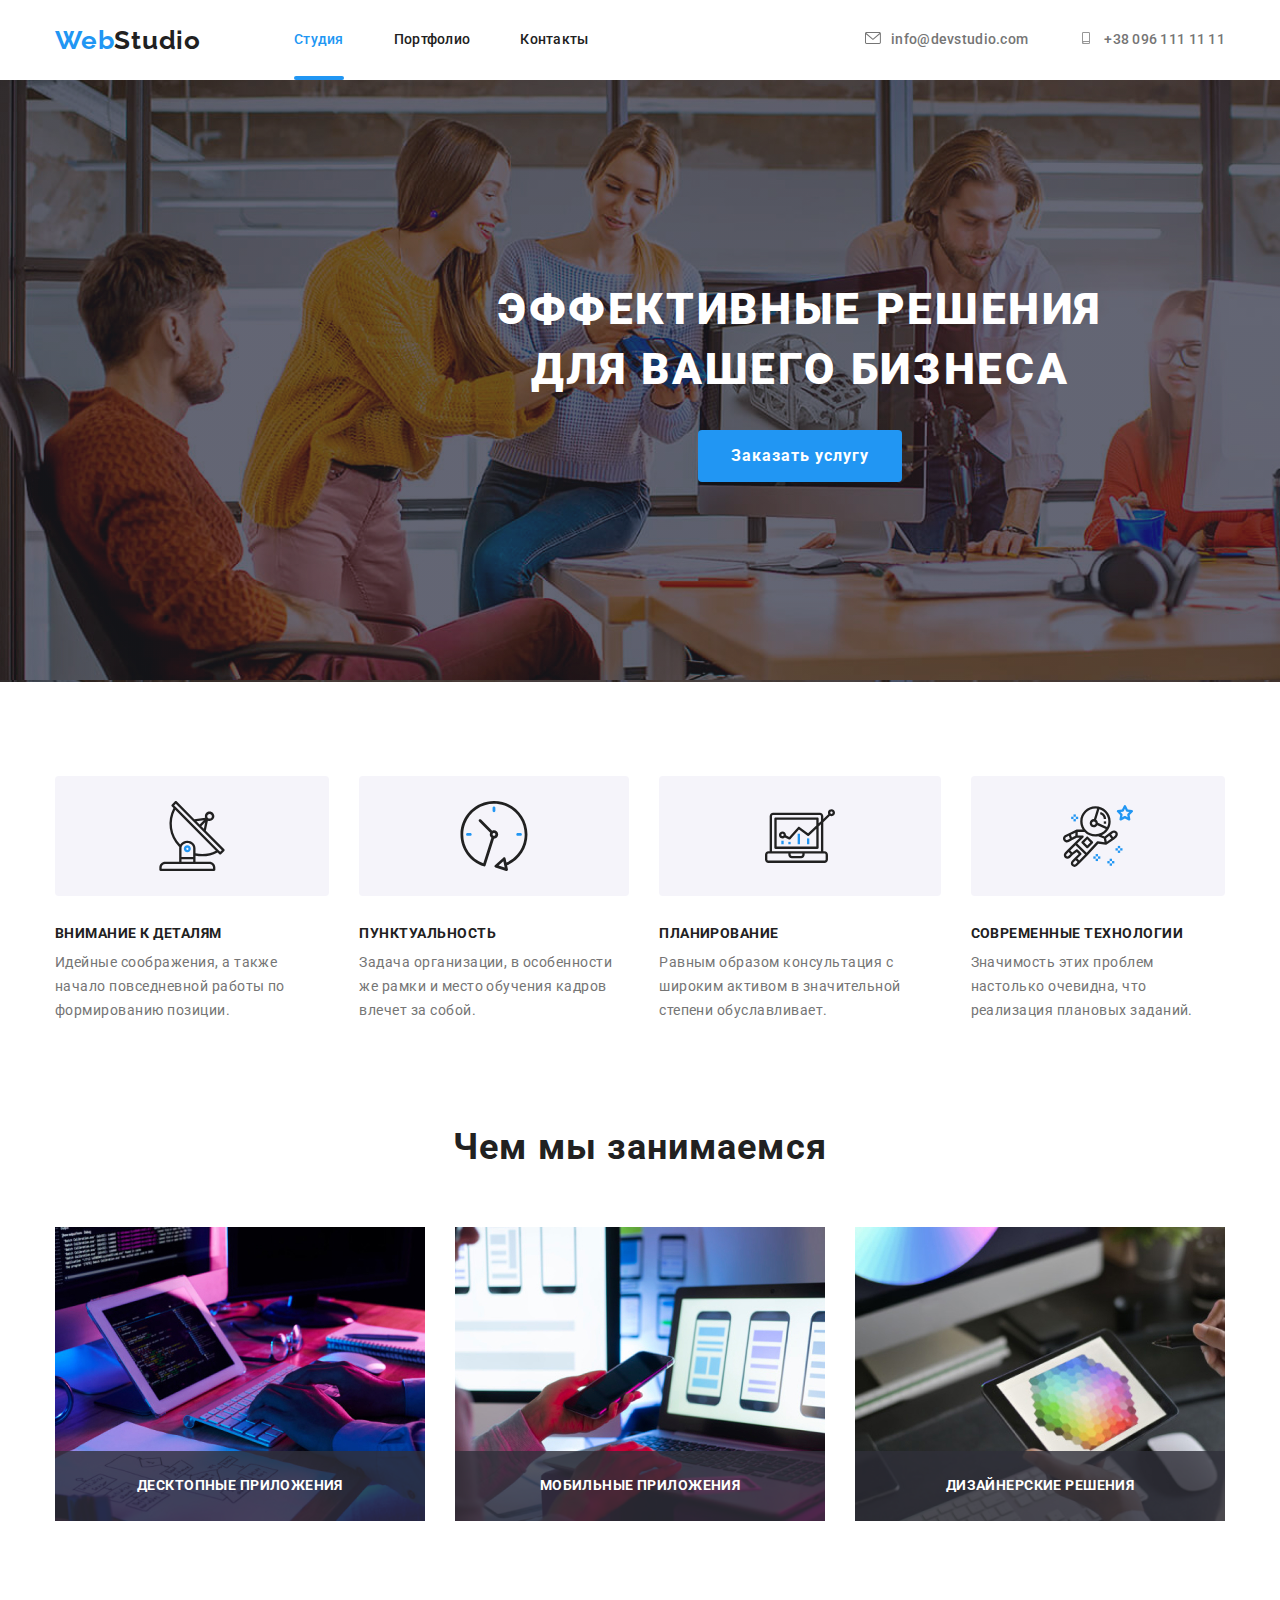
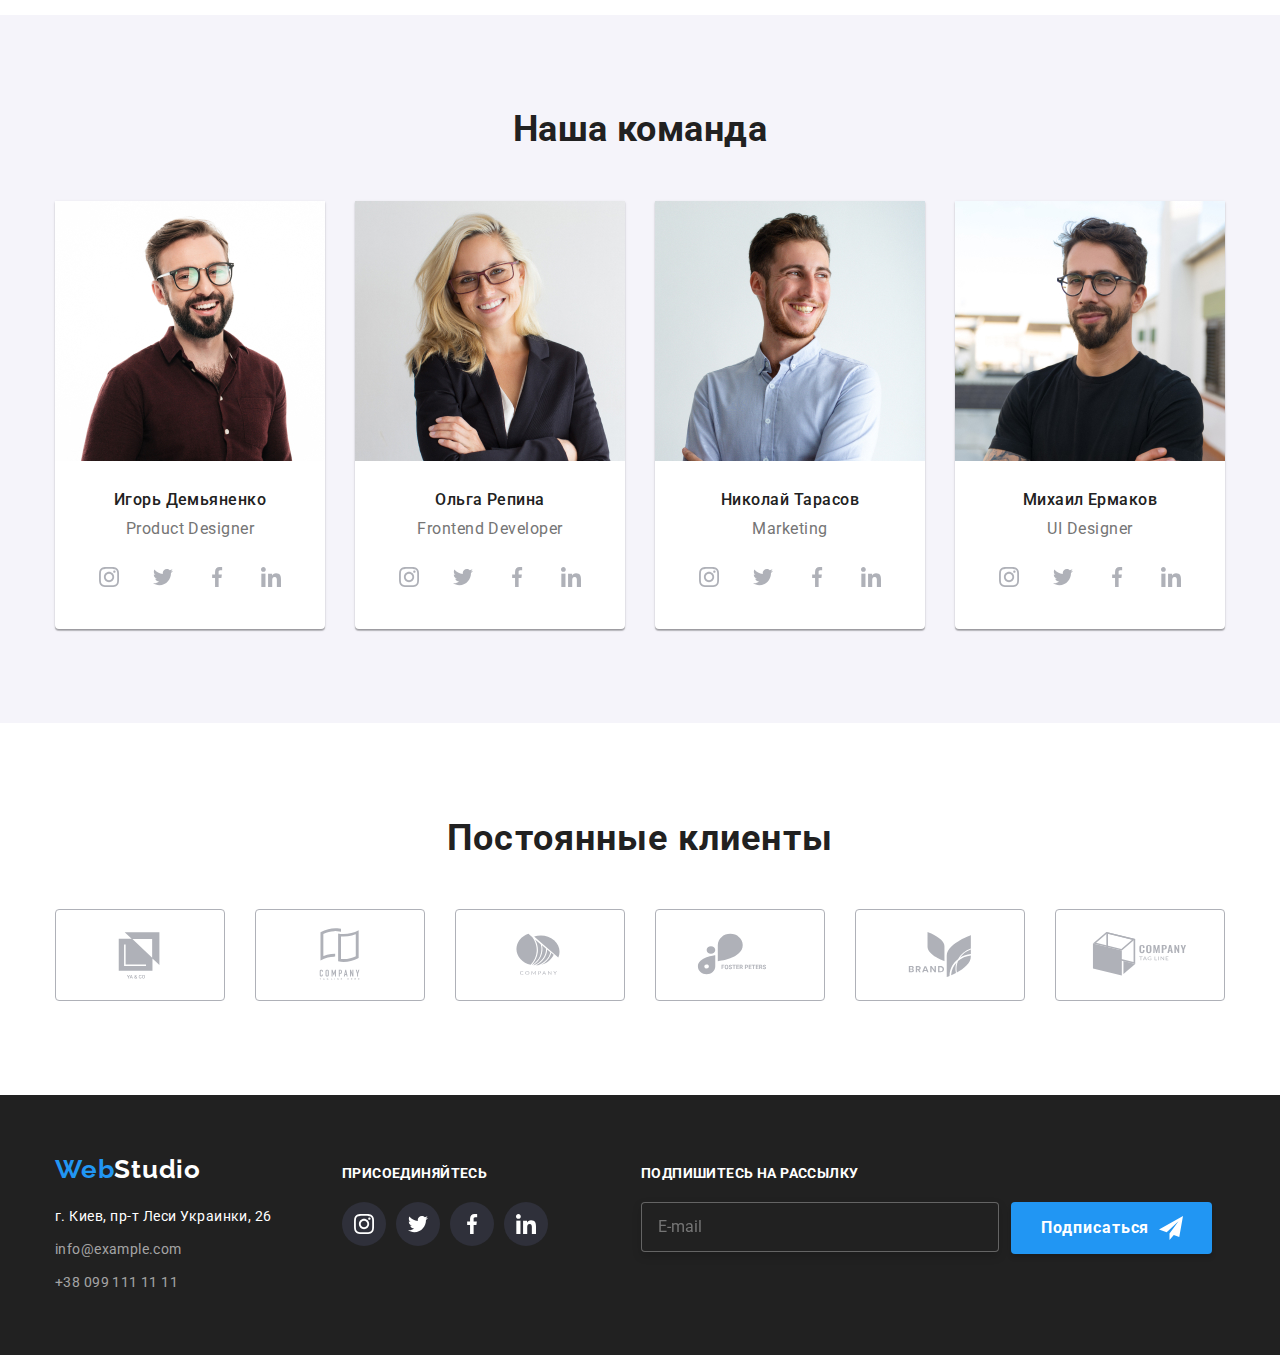
<file: index.html>
<!DOCTYPE html>
<html lang="en">
<head>
    <meta charset="UTF-8">
    <meta http-equiv="X-UA-Compatible" content="IE=edge">
    <meta name="viewport" content="width=device-width, initial-scale=1.0">
    <title>Главная</title>
    <link rel="preconnect" href="https://fonts.googleapis.com">
    <link rel="preconnect" href="https://fonts.gstatic.com" crossorigin>
    <link href="https://fonts.googleapis.com/css2?family=Raleway:wght@700&family=Roboto:wght@400;500;700;900&display=swap" rel="stylesheet">
    <link rel="stylesheet" href="https://cdnjs.cloudflare.com/ajax/libs/modern-normalize/1.0.0/modern-normalize.min.css"/>
    <link rel="stylesheet" href="./css/styles.css">
</head>
<body>
<!--Хедер-->
<header class="header">
    <div class="container main-nav">
    <a href="/" class="header-logo">Web<span>Studio</span></a>

    <nav>
        <ul class="site-nav list">
          <li class="item"><a href="./index.html" class="link current">Студия</a></li>
          <li class="item"><a href="./portfolio.html" class="link">Портфолио</a></li>
          <li class="item"><a href="#" class="link">Контакты</a></li>
        </ul>
    </nav>

      <ul class="kontakt-nav list">
            <li class="item">
                <a href="mailto:info@devstudio.com" class="link icon-email">
                    info@devstudio.com
                        <svg class="kontakt-icon" width="16" height="12">
                            <use href="./images/icons/icons.svg#icon-envelope"></use>
                        </svg>
                </a>
                </li>
            <li class="item">
                <a href="tel:+380961111111" class="link icon-tel">
                    +38 096 111 11 11
                        <svg class="kontakt-icon" width="16" height="12">
                            <use href="./images/icons/icons.svg#icon-smartphone"></use>
                        </svg>
                </a>
            </li>

      </ul>
</div>
</header>
<main>
      <!--Герой-->
          <section class="hero">
            <div class="container">

              <h1 class="hero-title">Эффективные решения для вашего бизнеса</h1>

              <button type="button" class="hero-btm" data-modal-open>Заказать услугу</button>
            </div>
        </section>
 <!--Feature-->
<section class="feature section">
    <div class="container">
    <ul class="feature-list list">
    <li class="item list icon-connection">
        <h3 class="tittle">Внимание к деталям</h3>
        <p class="text">
            Идейные соображения, а также начало повседневной работы по формированию позиции.
        </p>
    </li>
    <li class="item list icon-time">
        <h3 class="tittle">Пунктуальность</h3>
        <p class="text">
            Задача организации, в особенности же рамки и место обучения кадров влечет за собой.
        </p>
    </li>
    <li class="item list icon-planing">
        <h3 class="tittle">Планирование</h3>
        <p class="text">
            Равным образом консультация с широким активом в значительной степени обуславливает.
        </p>
    </li>
    <li class="item list icon-technology">
        <h3 class="tittle">Современные технологии</h3>
        <p class="text">
            Значимость этих проблем настолько очевидна, что реализация плановых заданий.
        </p>
    </li>
</ul>
</div>
</section>
      <!--Приклади робіт-->
      <section class="work section">
        <div class="container">
          <h2 class="work-tittle">Чем мы занимаемся</h2>
        <ul class="work-list list">
            <li class="item">
                <div class="work-img-wrap">
                    <img src="./images/box1.jpg" alt="Заняття-1" width="370">
                        <p class="work-label-text">Десктопные приложения</p>
                </div>
            </li>
            <li class="item">
                <div class="work-img-wrap">
                    <img src="./images/box2.jpg" alt="Заняття-2" width="370">
                        <p class="work-label-text">Мобильные приложения</p>
                 </div>
            </li>
            <li class="item">
                <div class="work-img-wrap">
                    <img src="./images/box3.jpg" alt="Заняття-3" width="370">
                        <p class="work-label-text">Дизайнерские решения</p>
                </div>
            </li>
        </ul>
        </div>
    </section>

<!--Наша команда-->
<section class="team section">
    <div class="container">
    <h2 class="team-tittle">Наша команда</h2>
    <ul class="team-list list">
        <li class="list-item">
    <img src="./images/card1.jpg" alt="Карта співробітника №1" width="270">
    <div class="item-kontent">
    <h3 class="list-tittle">Игорь Демьяненко</h3>
    <p class="list-text">Product Designer</p>
    </div>
    <div>
        <ul class="social-list list">
            <li class="social-item">
                <a href="#" class="social-link link">
                    <svg class="social-icon" width="20" height="20">
                        <use href="./images/icons/icons.svg#icon-instagram"></use>
                    </svg>
                </a>
            </li>
            <li class="social-item">
                <a href="#" class="social-link link">
                    <svg class="social-icon" width="20" height="20">
                        <use href="./images/icons/icons.svg#icon-twitter"></use>
                    </svg>
                </a>
            </li>
            <li class="social-item">
                <a href="#" class="social-link link">
                    <svg class="social-icon" width="20" height="20">
                        <use href="./images/icons/icons.svg#icon-facebook"></use>
                    </svg>
                </a>
            </li>
            <li class="social-item">
                <a href="#" class="social-link link">
                    <svg class="social-icon" width="20" height="20">
                        <use href="./images/icons/icons.svg#icon-linkedin"></use>
                    </svg>
                </a>
            </li>
        </ul>
    </div>
</li>
<li class="list-item">
    <img src="./images/card2.jpg" alt="Карта співробітника №2" width="270">
    <div class="item-kontent">
    <h3 class="list-tittle">Ольга Репина</h3>
    <p class="list-text">Frontend Developer</p>
    </div>
    <div>
        <ul class="social-list list">
            <li class="social-item">
                <a href="#" class="social-link link">
                    <svg class="social-icon" width="20" height="20">
                        <use href="./images/icons/icons.svg#icon-instagram"></use>
                    </svg>
                </a></li>
            <li class="social-item">
                <a href="#" class="social-link link">
                    <svg class="social-icon" width="20" height="20">
                        <use href="./images/icons/icons.svg#icon-twitter"></use>
                    </svg>
                </a>
            </li>
            <li class="social-item">
                <a href="#" class="social-link link">
                    <svg class="social-icon" width="20" height="20">
                        <use href="./images/icons/icons.svg#icon-facebook"></use>
                    </svg>
                </a>
            </li>
            <li class="social-item">
                <a href="#" class="social-link link">
                    <svg class="social-icon" width="20" height="20">
                        <use href="./images/icons/icons.svg#icon-linkedin"></use>
                    </svg>
                </a>
            </li>
        </ul>
    </div>
</li>
    <li class="list-item">
    <img src="./images/card3.jpg" alt="Карта співробітника №3" width="270">
    <div class="item-kontent">
    <h3 class="list-tittle">Николай Тарасов</h3>
    <p class="list-text">Marketing</p>
    </div>
    <div>
        <ul class="social-list list">
            <li class="social-item">
                <a href="#" class="social-link link">
                    <svg class="social-icon" width="20" height="20">
                        <use href="./images/icons/icons.svg#icon-instagram"></use>
                    </svg>
                </a></li>
            <li class="social-item">
                <a href="#" class="social-link link">
                    <svg class="social-icon" width="20" height="20">
                        <use href="./images/icons/icons.svg#icon-twitter"></use>
                    </svg>
                </a>
            </li>
            <li class="social-item">
                <a href="#" class="social-link link">
                    <svg class="social-icon" width="20" height="20">
                        <use href="./images/icons/icons.svg#icon-facebook"></use>
                    </svg>
                </a>
            </li>
            <li class="social-item">
                <a href="#" class="social-link link">
                    <svg class="social-icon" width="20" height="20">
                        <use href="./images/icons/icons.svg#icon-linkedin"></use>
                    </svg>
                </a>
            </li>
        </ul>
    </div>
</li>
    <li class="list-item">
    <img src="./images/card4.jpg" alt="Карта співробітника №4" width="270">
    <div class="item-kontent">
    <h3 class="list-tittle">Михаил Ермаков</h3>
    <p class="list-text">UI Designer</p>
    </div>
    <div>
        <ul class="social-list list">
            <li class="social-item">
                <a href="#" class="social-link link">
                    <svg class="social-icon" width="20" height="20">
                        <use href="./images/icons/icons.svg#icon-instagram"></use>
                    </svg>
                </a></li>
            <li class="social-item">
                <a href="#" class="social-link link">
                    <svg class="social-icon" width="20" height="20">
                        <use href="./images/icons/icons.svg#icon-twitter"></use>
                    </svg>
                </a>
            </li>
            <li class="social-item">
                <a href="#" class="social-link link">
                    <svg class="social-icon" width="20" height="20">
                        <use href="./images/icons/icons.svg#icon-facebook"></use>
                    </svg>
                </a>
            </li>
            <li class="social-item">
                <a href="#" class="social-link link">
                    <svg class="social-icon" width="20" height="20">
                        <use href="./images/icons/icons.svg#icon-linkedin"></use>
                    </svg>
                </a>
            </li>
        </ul>
    </div>
</li>
    </ul>
</div>
</section>
</main>
    <!--Постійні клієнти-->
<div class="clients section">
    <span class="clients-pre-tittle">Постоянные клиенты</span>
    <ul class="clients-list list">
        <li class="clients-item">

            <a href="" class="clients-link link">
                <svg class="clients-icon" width="106" height="60">
                    <use href="./images/icons/icons.svg#icon-client-1"></use>
                </svg>
            </a>
    </li>

<li class="clients-item">
    <a href="" class="clients-link link">
        <svg class="clients-icon" width="106" height="60">
            <use href="./images/icons/icons.svg#icon-client-2"></use>
        </svg>
    </a>
    </li>


<li class="clients-item">

        <a href="" class="clients-link link">
            <svg class="clients-icon" width="106" height="60">
                <use href="./images/icons/icons.svg#icon-client-3"></use>
            </svg>
        </a>

    </li>
    <li class="clients-item">

        <a href="" class="clients-link link">
            <svg class="clients-icon" width="106" height="60">
                <use href="./images/icons/icons.svg#icon-client-4"></use>
            </svg>
        </a>

    </li>
    <li class="clients-item">

        <a href="" class="clients-link link">
            <svg class="clients-icon" width="106" height="60">
                <use href="./images/icons/icons.svg#icon-client-5"></use>
            </svg>
        </a>

    </li>
    <li class="clients-item">

        <a href="" class="clients-link link">
            <svg class="clients-icon" width="106" height="60">
                <use href="./images/icons/icons.svg#icon-client-6"></use>
            </svg>
        </a>

    </li>
    </ul>
</div>
    <!--Футер-->
<footer class="footer">
    <div class="container">
        <div>
            <a href="/" class="cellar-logo">Web<span class="cellar-item">Studio</span></a>
                <address class="address">
                    <ul class="address-nav list">
                        <li class="address-item"> <a href="#" class="link">г. Киев, пр-т Леси Украинки, 26</a></li>
                        <li class="address-item"> <a href="info@example.com" class="link link-item">info@example.com</a></li>
                        <li class="address-item"> <a href="+380991111111" class="link link-item">+38 099 111 11 11</a></li>
                    </u>
                </address>
    </div>
    <!--Соціальні мережі-->
<div class="socials">
    <span class="socials-pre-tittle">присоединяйтесь</span>
       <ul class="socials-list list">
            <li class="socials-item">
                <a href="#" class="socials-link link">
                    <svg class="socials-icon" width="20" height="20">
                        <use href="./images/icons/icons.svg#icon-instagram"></use>
                    </svg>
                </a></li>
            <li class="socials-item">
                <a href="#" class="socials-link link">
                    <svg class="socials-icon" width="20" height="20">
                        <use href="./images/icons/icons.svg#icon-twitter"></use>
                    </svg>
                </a>
            </li>
            <li class="socials-item">
                <a href="#" class="socials-link link">
                    <svg class="socials-icon" width="20" height="20">
                        <use href="./images/icons/icons.svg#icon-facebook"></use>
                    </svg>
                </a>
            </li>
        <li class="socials-item">
            <a href="#" class="socials-link link">
                <svg class="socials-icon" width="20" height="20">
                    <use href="./images/icons/icons.svg#icon-linkedin"></use>
                </svg>
            </a>
        </li>
    </ul>
</div>
<!--Розсилка-->
<div class="mailing">
    <p class="mailing-title title">Подпишитесь на рассылку</p>
    <form class="mailing-form">
        <div class="email-field">
            <label>
                <input type="email" name="email" placeholder="E-mail">
            </label>
        </div>
        <button class="mailing-button" type="submit">Подписаться
            <svg class="icon icon-mailing" width="24" height="24">
                <use href="./images/icons/icons.svg#icon-mailing"></use>
            </svg>
        </button>
    </form>
</div>
</footer>
<!--Модальне меню-->
<div class="backdrop is-hidden" data-modal>
    <div class="modal">
        <p class="modal-tittle">Оставьте свои данные, мы вам перезвоним</p>
            <button type="button" class="modal-close" data-modal-close>
                <svg class="icon-modal" width="18" height="18">
                    <use href="./images/icons/icons.svg#icon-close"></use>
                </svg>
            </button>

            <form class="modal-form">
                <div class="modal-field">
                    <label class="modal-label" for="user-name">Имя</label>
                    <div class="input-wrapper">
                        <input type="text"
                         class="modal-input"
                         name="user-name"
                         placeholder=""
                         title="Василь"
                         required=""
                         minlength="2"
                         id="user-name">

                            <svg class="modal-icon" width="18" height="18">
                                <use href="./images/icons/icons.svg#icon-person"></use>
                            </svg>
                    </div>
                </div>

                <div class="modal-field">
                    <label class="modal-label" for="user-email">Почта</label>
                        <div class="input-wrapper">
                            <input
                            type="email"
                            class="modal-input"
                            name="user-email"
                            placeholder=""
                            title="giga@gmail.com"
                            required=""
                            id="user-email">
                            <svg class="modal-icon" width="18" height="18">
                                <use href="./images/icons/icons.svg#icon-email"></use>
                            </svg>
                        </div>
                    </div>
                <div class="modal-field">
                    <label class="modal-label" for="user-tel">Телефон</label>
                    <div class="input-wrapper">
                        <input
                         type="tel"
                         class="modal-input"
                         name="user-tel"
                         placeholder=""
                         required=""
                         title="+ 380(98) 111-11-11"
                         id="user-tel">
                        <svg class="modal-icon" width="18" height="18">
                            <use href="./images/icons/icons.svg#icon-phone"></use>
                        </svg>
                    </div>
                </div>
                <div class="modal-field">
                    <label class="modal-label" for="user-text">Комментарий</label>
                        <textarea
                        name="user-text"
                        id="user-text"
                        placeholder="Введите текст"
                        class="modal-text"
                        ></textarea>
                </div>
        <div class="modal-field">
          <input type="checkbox"
          name="policy"
          id="policy"
          class="modal-check visually-hidden">
          <label for="policy" class="modal-check-text">
                <span>
                    <svg class="check-icon" width="16" height="15">
                        <use href="./images/icons/icons.svg#icon-check"></use>
                    </svg>
                </span>
                Соглашаюсь с рассылкой и принимаю <a href="#" class="modal-check-link"> Условия договора</a>
            </label>
        </div>
        <button type="submit" class="modal-btm">Отправить</button>

      </form>
    </div>
  </div>
  <script src="./js/modal.js"></script>
</body>
</html>
</file>
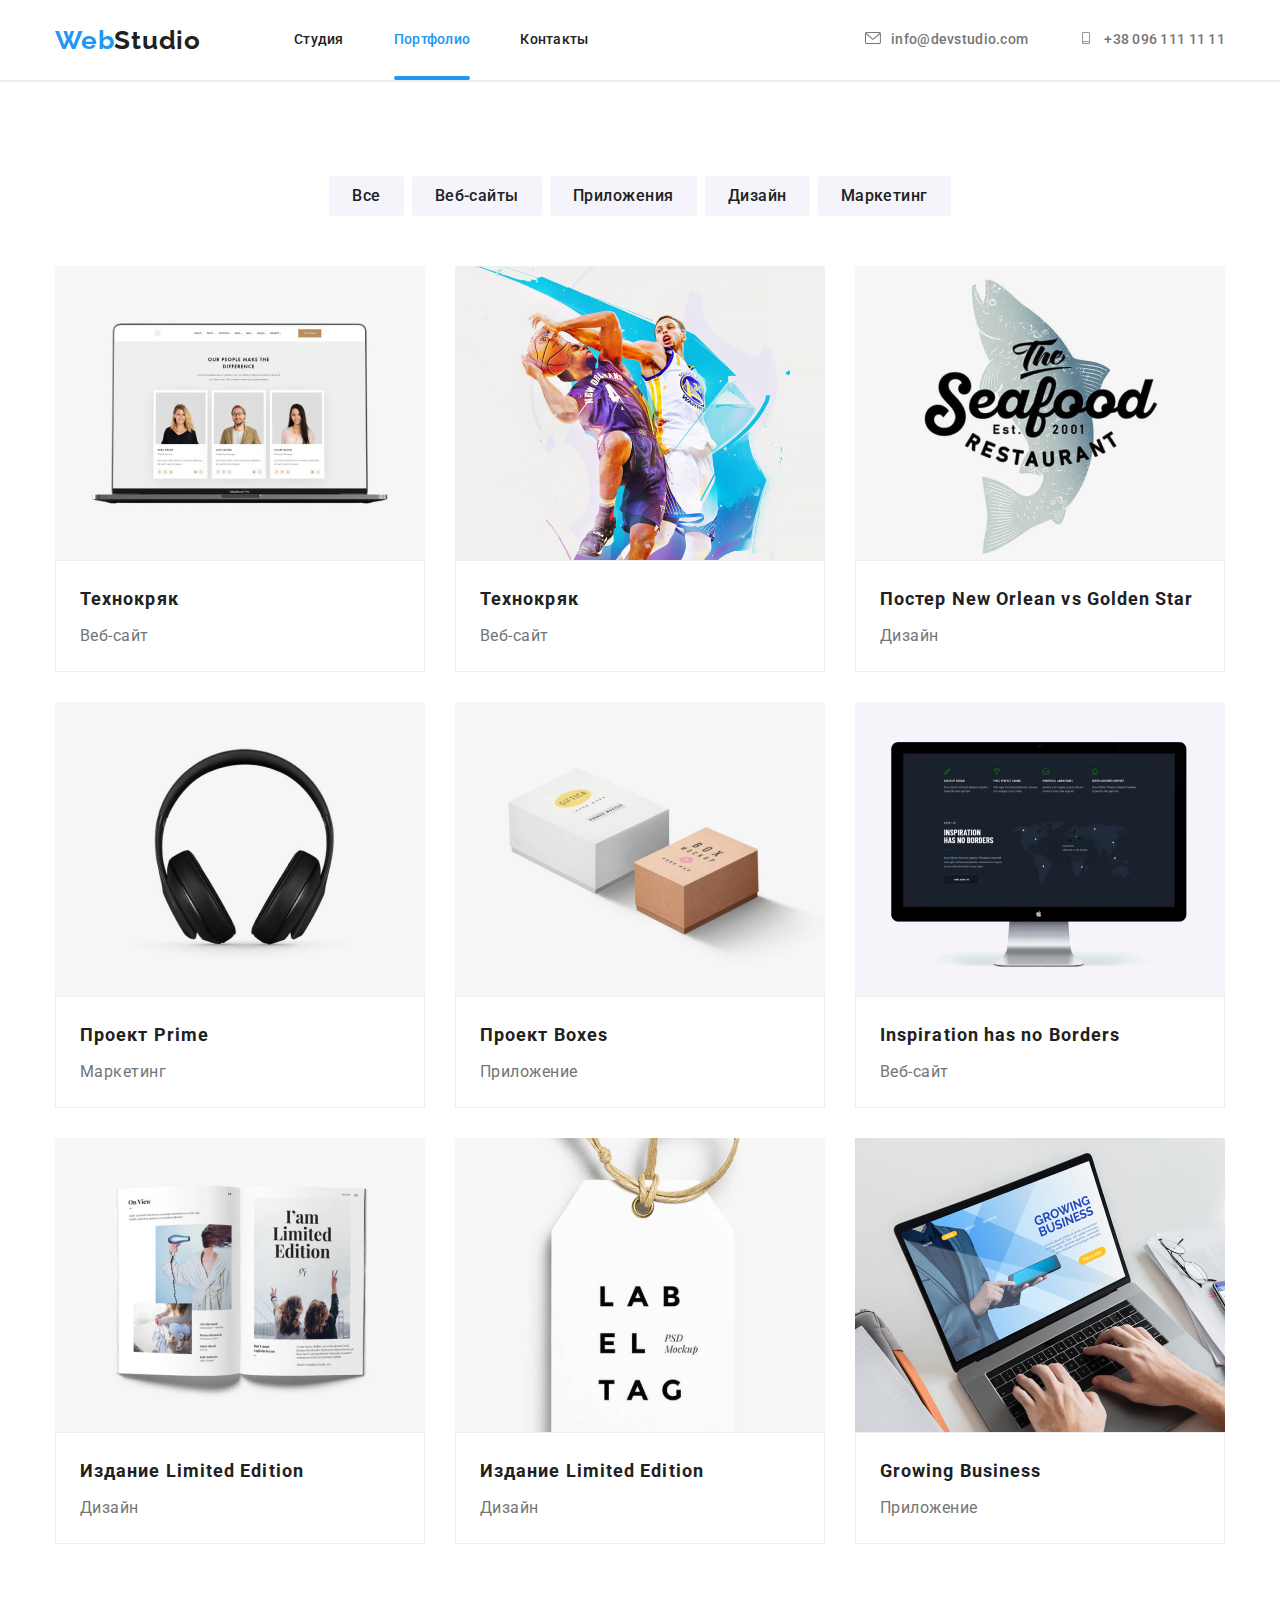
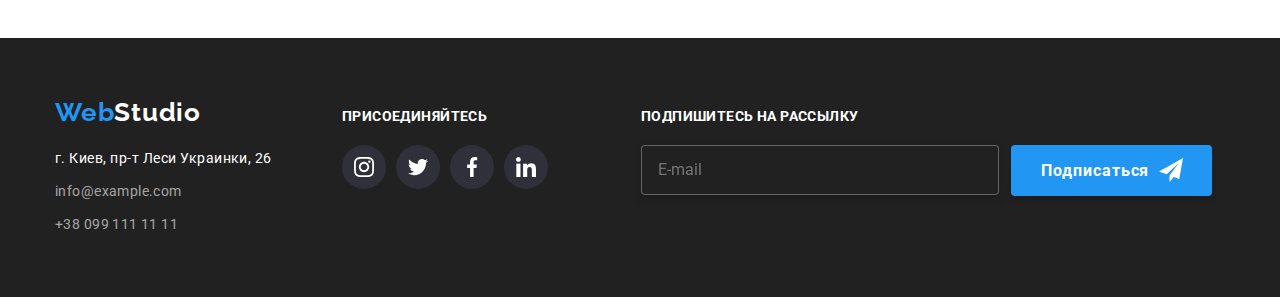
<file: portfolio.html>
<!DOCTYPE html>
    <html lang="en">
        <meta charset="UTF-8">
        <meta http-equiv="X-UA-Compatible" content="IE=edge">
        <meta name="viewport" content="width=device-width, initial-scale=1.0">
        <title>Портфолио</title>
        <link rel="preconnect" href="https://fonts.googleapis.com">
    <link rel="preconnect" href="https://fonts.gstatic.com" crossorigin>
    <link href="https://fonts.googleapis.com/css2?family=Raleway:wght@700&family=Roboto:wght@400;500;700;900&display=swap" rel="stylesheet">
    <link rel="stylesheet" href="https://cdnjs.cloudflare.com/ajax/libs/modern-normalize/1.0.0/modern-normalize.min.css"/>
    <link rel="stylesheet" href="./css/styles.css">

    <body>
        <header class="header">
            <div class="container main-nav">
            <a href="/" class="header-logo">Web<span>Studio</span></a>

            <nav>
                <ul class="site-nav list">
                  <li class="item"><a href="./index.html" class="link">Студия</a></li>
                  <li class="item"><a href="./portfolio.html" class="link current">Портфолио</a></li>
                  <li class="item"><a href="#" class="link">Контакты</a></li>
                </ul>
            </nav>

              <ul class="kontakt-nav list">
                    <li class="item">
                        <a href="mailto:info@devstudio.com" class="link icon-email">
                            info@devstudio.com
                            <svg class="kontakt-icon" width="16" height="12">
                                <use href="./images/icons/icons.svg#icon-envelope"></use>
                            </svg>
                        </a>
                    </li>
                    <li class="item">
                        <a href="tel:+380961111111" class="link icon-tel">
                            +38 096 111 11 11
                            <svg class="kontakt-icon" width="16" height="12">
                                <use href="./images/icons/icons.svg#icon-smartphone"></use>
                            </svg>
                        </a>
                    </li>

              </ul>
        </div>
        </header>
        <hr class="border">

    <main>
    <!--filters-->
    <section class="filters section">
        <div class="container">
        <h1 class="visually-hidden">Приклади робіт</h1>
    <ul class="filters-list list">
        <li class="item"><button type="button" class="buttom primiry">Все</button></li>
        <li class="item"><button type="button" class="buttom">Веб-сайты</button></li>
        <li class="item"><button type="button" class="buttom">Приложения</button></li>
        <li class="item"><button type="button" class="buttom">Дизайн</button></li>
        <li class="item"><button type="button" class="buttom">Маркетинг</button></li>
    </ul>

    <ul class="projekt-list list">
        <li class="projekt-item">
            <div class="projekt-item-wrap">
            <img src="./images/website.jpg" alt="Технокряк" width="370">
            <p class="projekt-top-text">
                Технокряк это современная площадка
                распространения коронавируса. Компании
                используют эту платформу для цифрового
                шпионажа и атак на защищённые сервера
                конкурентов.
            </p>
            </div>
            <div class="projekt-content">
            <h2 class="projekt-tittle">Технокряк</h2>
            <p class="text">Веб-сайт</p>
            </div>
        </li>

        <li class="projekt-item">
            <div class="projekt-item-wrap">
            <img src="./images/design.jpg" alt="Постер New Orlean vs Golden Star" width="370">
            <p class="projekt-top-text">
                Технокряк это современная площадка
                распространения коронавируса. Компании
                используют эту платформу для цифрового
                шпионажа и атак на защищённые сервера
                конкурентов.
            </p>
            </div>
            <div class="projekt-content">
            <h2 class="projekt-tittle">Технокряк</h2>
            <p class="text">Веб-сайт</p>
            </div>
        </li>

        <li class="projekt-item">
            <div class="projekt-item-wrap">
                <img src="./images/app.jpg" alt="Ресторан Seafood" width="370">
                <p class="projekt-top-text">
                Технокряк это современная площадка
                распространения коронавируса. Компании
                используют эту платформу для цифрового
                шпионажа и атак на защищённые сервера
                конкурентов.
                </p>
             </div>
            <div class="projekt-content">
                <h2 class="projekt-tittle">Постер New Orlean vs Golden Star</h2>
                <p class="text">Дизайн</p>
            </div>
        </li>

        <li class="projekt-item">
            <div class="projekt-item-wrap">
                <img src="./images/marketing.jpg" alt="Проект Prime" width="370">
                <p class="projekt-top-text">
                Технокряк это современная площадка
                распространения коронавируса. Компании
                используют эту платформу для цифрового
                шпионажа и атак на защищённые сервера
                конкурентов.
                </p>
            </div>
            <div class="projekt-content">
            <h2 class="projekt-tittle">Проект Prime</h2>
            <p class="text">Маркетинг</p>
            </div>
        </li>

        <li class="projekt-item">
            <div class="projekt-item-wrap">
                <img src="./images/app1.jpg" alt="Проект Boxes" width="370">
                    <p class="projekt-top-text">
                        Технокряк это современная площадка
                        распространения коронавируса. Компании
                        используют эту платформу для цифрового
                        шпионажа и атак на защищённые сервера
                        конкурентов.
                    </p>
            </div>
            <div class="projekt-content">
                <h2 class="projekt-tittle">Проект Boxes</h2>
                    <p class="text">Приложение</p>
            </div>
        </li>

        <li class="projekt-item">
            <div class="projekt-item-wrap">
                <img src="./images/website1.jpg" alt="Inspiration has no Borders" width="370">
                    <p class="projekt-top-text">
                        Технокряк это современная площадка
                        распространения коронавируса. Компании
                        используют эту платформу для цифрового
                        шпионажа и атак на защищённые сервера
                        конкурентов.
                    </p>
            </div>
            <div class="projekt-content">
                <h2 class="projekt-tittle">Inspiration has no Borders</h2>
                    <p class="text">Веб-сайт</p>
            </div>
        </li>

        <li class="projekt-item">
            <div class="projekt-item-wrap">
                <img src="./images/design1.jpg" alt="Издание Limited Edition" width="370">
                    <p class="projekt-top-text">
                        Технокряк это современная площадка
                        распространения коронавируса. Компании
                        используют эту платформу для цифрового
                        шпионажа и атак на защищённые сервера
                        конкурентов.
                    </p>
            </div>
            <div class="projekt-content">
                <h2 class="projekt-tittle">Издание Limited Edition</h2>
                    <p class="text">Дизайн</p>
            </div>
        </li>

        <li class="projekt-item">
            <div class="projekt-item-wrap">
                <img src="./images/projectlab.jpg" alt="Проект LAB" width="370">
                    <p class="projekt-top-text">
                        Технокряк это современная площадка
                        распространения коронавируса. Компании
                        используют эту платформу для цифрового
                        шпионажа и атак на защищённые сервера
                        конкурентов.
                    </p>
            </div>
            <div class="projekt-content">
                <h2 class="projekt-tittle">Издание Limited Edition</h2>
                    <p class="text">Дизайн</p>
            </div>
        </li>

        <li class="projekt-item">
            <div class="projekt-item-wrap">
                <img src="./images/growingbusiness.jpg" alt="Growing Business" width="370">
                    <p class="projekt-top-text">
                        Технокряк это современная площадка
                        распространения коронавируса. Компании
                        используют эту платформу для цифрового
                        шпионажа и атак на защищённые сервера
                        конкурентов.
                    </p>
            </div>
            <div class="projekt-content">
                <h2 class="projekt-tittle">Growing Business</h2>
                    <p class="text">Приложение</p>
            </div>
        </li>
    </ul>
    </div>
    </section>
    </main>

    <footer class="footer">
        <div class="container">
            <div>
            <a href="/" class="cellar-logo">Web<span class="cellar-item">Studio</span></a>
                <address class="address">
                    <ul class="address-nav list">
                        <li class="address-item"> <a href="#" class="link">г. Киев, пр-т Леси Украинки, 26</a></li>
                        <li class="address-item"> <a href="info@example.com" class="link link-item">info@example.com</a></li>
                        <li class="address-item"> <a href="+380991111111" class="link link-item">+38 099 111 11 11</a></li>
                    </ul>
                </address>
            </div>
    <div class="socials">
        <span class="socials-pre-tittle">присоединяйтесь</span>
        <ul class="socials-list list">
            <li class="socials-item">
                <a href="#" class="socials-link link">
                    <svg class="socials-icon" width="20" height="20">
                        <use href="./images/icons/icons.svg#icon-instagram"></use>
                    </svg>
                </a>
            </li>
            <li class="socials-item">
                <a href="#" class="socials-link link">
                    <svg class="socials-icon" width="20" height="20">
                        <use href="./images/icons/icons.svg#icon-twitter"></use>
                    </svg>
                </a>
            </li>
            <li class="socials-item">
                <a href="#" class="socials-link link">
                    <svg class="socials-icon" width="20" height="20">
                        <use href="./images/icons/icons.svg#icon-facebook"></use>
                    </svg>
                </a>
            </li>
            <li class="socials-item">
                <a href="#" class="socials-link link">
                    <svg class="socials-icon" width="20" height="20">
                        <use href="./images/icons/icons.svg#icon-linkedin"></use>
                    </svg>
                </a>
            </li>
        </ul>
    </div>
<!--Розсилка-->
                <div class="mailing">
                <p class="mailing-title title">Подпишитесь на рассылку</p>
                    <form class="mailing-form">
                        <div class="email-field">
                            <label>
                             <input type="email" name="email" placeholder="E-mail">
                            </label>
                        </div>
                        <button class="mailing-button" type="submit">Подписаться
                            <svg class="icon icon-mailing" width="24" height="24">
                                <use href="./images/icons/icons.svg#icon-mailing"></use>
                            </svg>
                        </button>
                    </form>
                </div>
            </div>
        </footer>

    </body>
</html>
</file>
<file: css/styles.css>
html{
    box-sizing: border-box;
}

*,
*::before,
*::after{
    box-sizing: inherit;
}

:root{
--main-decoretion-color: #FFFFFF;
--secondary-decoretion-color: #2196F3;
--text-primary-color: #212121;
--text-secondary-color: #757575;
--buttom-decoretion-color:#F5F4FA;;
}


h1,
h2,
h3,
h4,
h5,
h6,
p,
body{
    margin: 0;
}

img{
    display: block;
    margin: 0;
    padding: 0;
}
body{

    font-family: "Roboto", "sans-serif";
    background: var(--main-decoretion-color);
    color: var(--text-primary-color);
    letter-spacing: 0.03em;
}

.list{
    list-style: none;
    padding: 0;
    margin: 0;
}

a{
    text-decoration: none;
  }
.container{

    width: 1200px;
    padding-left: 15px;
    padding-right: 15px;
    margin: 0 auto;

}
.section{
    padding-top: 94px;
    padding-bottom: 94px;
}
  /*header*/

.main-nav{
    display: flex;
    align-items:center
}

.header-logo{
    margin-right: 93px;
    color: var(--secondary-decoretion-color);
    font-family: "Raleway","sans-serif";
    font-weight: 700;
    font-size: 26px;
    line-height: 1.19;
    letter-spacing: 0.03em;

}
span{
    color: var(--text-primary-color);
}

.site-nav{
    display: flex;
}
.site-nav .item{
    margin-right: 50px;
}
.site-nav .item:not(:last-child){
    margin: 50;
}
.site-nav .link{
    display: block;
    padding-top: 32px;
    padding-bottom: 32px;
    transition: color 250ms cubic-bezier(0.4, 0, 0.2, 1);

    color: var(--text-primary-color);
    font-weight: 500;
    font-size: 14px;
    line-height: 1.14;
    letter-spacing: 0.02em;
    position: relative;
}

.site-nav .link:hover,
.site-nav .link:focus{
    color:var(--secondary-decoretion-color);
}

.site-nav .link.current{

    color: var(--secondary-decoretion-color);
}
.site-nav .link.current::after{
    content: "";
    position: absolute;
    width: 100%;
    height: 4px;
    border-radius: 2px;
    background-color: var(--secondary-decoretion-color);
    left: 0;
    bottom: 0;
}

.kontakt-nav{
    display: flex;
    margin-left: auto;

}
.kontakt-nav .item + .item{
    margin-left: 50px;
}

.kontakt-nav .link{
    display: flex;
    transition: color 250ms cubic-bezier(0.4, 0, 0.2, 1),
    fill 250ms cubic-bezier(0.4, 0, 0.2, 1);

    padding-top: 32px;
    padding-bottom: 32px;
    flex-direction: row-reverse;
    color: var(--text-secondary-color);
    fill: var(--text-secondary-color);
    font-family: Roboto;
    font-weight: 500;
    font-size: 14px;
    line-height: 1.14;
    letter-spacing: 0.02em;
}
.icon-email,
.icon-tel{

    fill: var(--text-secondary-color);

}
.kontakt-icon{
    margin-right: 10px;
}

.kontakt-nav .link:hover .kontakt-icon,
.kontakt-nav .link:hover .icon-email,
.kontakt-nav .link:focus .kontakt-icon,
.kontakt-nav .link:focus .icon-email{
    fill: var(--secondary-decoretion-color);
}

.kontakt-nav .link:hover,
.kontakt-nav .link:focus{

    color: var(--secondary-decoretion-color);
}

.border{
    margin: 0;
    border: 1px solid #ECECEC;
}

/*Hero*/
.hero{
    width: 1600px;
    margin: 0 auto;
    padding-top: 200px;
    padding-bottom: 200px;
    text-align: center;
    background-image: linear-gradient(
    rgba(47, 48, 58, 0.4),
    rgba(47, 48, 58, 0.4)
    ),url(../images/herologo.jpg);

}

.hero-title{

    margin-top: 0;
    margin-left: auto;
    margin-right: auto;
    margin-bottom: 30px;
    width: 698px;


    font-weight: 900;
    font-size: 44px;
    line-height: 1.36;
    letter-spacing: 0.06em;
    text-transform: uppercase;
    color: var(--main-decoretion-color);
}

.hero-btm{
    border-radius: 4px;
    border: 1px solid transparent;

    min-width: 200px;
    padding: 10px 32px;

    cursor: pointer;
    font-weight: 700;
    font-size: 16px;
    line-height: 1.87;

    background-color: var(--secondary-decoretion-color);
    align-items: center;
    text-align: center;
    letter-spacing: 0.06em;

    color: var(--main-decoretion-color);
}

/*feature*/
.feature-list{
    display: flex;
}

.feature-list .item::before{
    display: block;
    content: "";
    height: 120px;
    padding: 25px 100px;
    margin-bottom: 30px;
    background:var(--buttom-decoretion-color);
    border-radius: 4px;
    background-repeat: no-repeat;
    background-position: center;
}
.feature-list .icon-connection::before{

    background-image: url(../images/icons/antenna.svg);
}
.feature-list .icon-time::before{

    background-image: url(../images/icons/clock.svg);
}

.feature-list .icon-planing::before{

    background-image: url(../images/icons/diagram.svg);
}

.feature-list .icon-technology::before{

    background-image: url(../images/icons/astronaut.svg);
}
.feature .item + .item{
    margin-left: 30px;
}
.feature .tittle{
    margin-top: 0;
    margin-bottom: 10px;

    font-weight: 700;
    font-size: 14px;
    line-height: 1.14;
    text-transform: uppercase;

    color: var(--text-primary-color);

}
.feature .text{
    margin-top: 0;
    margin-bottom: 0;
    font-size: 14px;
    line-height: 1.71;

    color: var(--text-secondary-color);
}

/*Work*/

.work{
    padding-top: 0;
}

.work .tittle{
    align-self: center;
    font-weight: 700;
    font-size: 36px;
    line-height: 1.16;
    text-align: center;
    color: var(--text-primary-color);
}
.work .work-tittle{
    margin-top: 0;
    margin-bottom: 50px;
    font-weight: 700;
    font-size: 36px;
    line-height: 1.67;
    text-align: center;
    letter-spacing: 0.03em;
    color: #212121;
}

.work-list{
    display: flex;
}

.work .item + .item{
    margin-left: 30px;
}
.work .item{
    position: relative;
}

.work-label-text{
    display: flex;
    justify-content: center;
    align-items: center;

    position: absolute;
    bottom: 0;
    width: 370px;
    height: 70px;
    align-items: center;
    font-weight: 700;
    font-size: 14px;
    line-height: 1.14;
    text-align: center;

    letter-spacing: 0.03em;
    text-transform: uppercase;
    background: rgba(47, 48, 58, 0.8);
    color: var(--main-decoretion-color);
}

/*Team*/
.team{
    background: #F5F4FA;
}
.team-list{
    display: flex;
    margin-top: 0;
    margin-bottom: 0px;
}

.team-list .list-item{
    background-color: var(--main-decoretion-color);
    box-shadow: 0px 1px 3px rgba(0, 0, 0, 0.12), 0px 1px 1px rgba(0, 0, 0, 0.14), 0px 2px 1px rgba(0, 0, 0, 0.2);
    border-radius: 0px 0px 4px 4px;
}
.team .team-tittle{
    margin-top: 0;
    margin-bottom: 50px;
}


.team .list-item +.list-item{
    margin-left: 30px;
}
.team .team-tittle{
    font-weight: 700;
    font-size: 36px;
    line-height: 1.16;
    text-align: center;

    color: var(--text-primary-color);
}

.item-kontent{
    padding-top: 30px;
    padding-bottom: 0;
}
.team .list-tittle{
    margin-top: 0;
    margin-bottom: 10px;

    font-weight: 500;
    font-size: 16px;
    line-height: 1.18;
    text-align: center;

    color: var(--text-primary-color);
}

.team .list-text{
    margin-top: 0;
    margin-bottom: 16px;

    font-weight: 400;
    font-size: 16px;
    line-height: 1.18;
    text-align: center;

    color: var(--text-secondary-color);
}

.social-list{
    display: flex;
    justify-content: center;
    padding-bottom: 30px;
}

.social-item + .social-item{
    margin-left: 10px;
}
.social-link{
    width: 44px;
    height: 44px;
    transition: color 250ms cubic-bezier(0.4, 0, 0.2, 1);
    background-color: var(--main-decoretion-color);
    border-radius: 50%;
    display: flex;
    align-items: center;
    justify-content: center;

}
.social-icon{
    fill: #AFB1B8;;
}
.social-link:hover,
.social-link:focus{
    background-color: var(--secondary-decoretion-color);

}
.social-link:hover .social-icon,
.social-link:focus .social-icon{
    fill: var(--main-decoretion-color);

}
/*clients*/

.clients-pre-tittle{
    display: block;
    margin-bottom: 50px;
    font-weight: 700;
    font-size: 36px;
    line-height: 42px;
    text-align: center;
    letter-spacing: 0.03em;

    color: var(--text-primary-color);
}

.clients-list{
    display: flex;
    justify-content: center;

}
.clients-link{
    display: flex;
    align-items: center;
    justify-content: center;
    transition: color 250ms cubic-bezier(0.4, 0, 0.2, 1);
    width: 170px;
    height: 92px;

    border: 1px solid #AFB1B8;

    box-sizing: border-box;
    border-radius: 4px;
}

.clients-icon{
    fill: #AFB1B8;
}
.clients-link:hover,
.clients-link:focus{
    border: 1px solid var(--secondary-decoretion-color);

}
.clients-link:hover .clients-icon,
.clients-link:focus .clients-icon{
    fill: var(--secondary-decoretion-color);
}

.clients-item + .clients-item{
    margin-left: 30px;
}
/*filters*/

.visually-hidden {
    position: absolute;
    white-space: nowrap;
    width: 1px;
    height: 1px;
    overflow: hidden;
    border: 0;
    padding: 0;
    clip: rect(0 0 0 0);
    clip-path: inset(50%);
    margin: -1px;
  }

.filters-list{
    display: flex;
    justify-content: center;
    margin-top: 0;
    margin-bottom: 50px;

}

.filters-list .item + .item{
    margin-left: 8px;
}

.buttom{
    display: inline-block;
    border-radius: 4px;
    border: 1px solid transparent;
    padding: 6px 22px;
    background-color:var(--buttom-decoretion-color);
    transition: color 250ms cubic-bezier(0.4, 0, 0.2, 1);

    cursor: pointer;
    min-width: 73px;
    font-weight: 500;
    font-size: 16px;
    line-height: 1.62;
    text-align: center;
    letter-spacing: 0.03em;

    color: var(--text-primary-color);
    text-decoration: none;
}

.filters-list .buttom:hover,
.filters-list .buttom:focus{
    background-color: var(--secondary-decoretion-color);
    color: var(--main-decoretion-color);
    box-shadow: 0px 3px 1px rgba(0, 0, 0, 0.1), 0px 1px 2px rgba(0, 0, 0, 0.08), 0px 2px 2px rgba(0, 0, 0, 0.12);
}

/*projekt*/


.projekt-list{
    display: flex;
    flex-wrap: wrap;

}
.projekt-item{
    width: 370px;
    margin-right: 30px;
    margin-bottom: 30px;
}
.projekt-item-wrap{
    position: relative;
    overflow: hidden;
}
.projekt-top-text{
    position: absolute;
    top: 0;
    left: 0;
    color: var(--main-decoretion-color);
    line-height: 1.5;
    padding: 63px 24px;
    background-color: var(--secondary-decoretion-color);

    font-weight: 400;
    font-size: 18px;
    letter-spacing: 0.03em;
    height: 100%;
    transform: translateY(100%);
    transition:transform 250ms cubic-bezier(0.4, 0, 0.2, 1);

}

.projekt-item:hover .projekt-top-text{
    transform:translateY(0);
}
.projekt-item:nth-child(3n){
    margin-right: 0;

}
.projekt-content{
    width: 370px;
    padding: 20px 24px;
    border: 1px solid #EEEEEE;

}
.projekt-item:nth-last-child(-n+3){
    margin-bottom: 0;
}
.projekt-item .projekt-tittle{
    margin-top: 0;
    margin-bottom: 4px;
}

.projekt-item .text{
    margin-top: 0;
    margin-bottom: 0;
}
.projekt-tittle{
    color: var(--text-primary-color);
    font-weight: 700;
    font-size: 18px;
    line-height: 2;
    letter-spacing: 0.06em;
}

.projekt-list .text{
    color: var(--text-secondary-color);
    font-size: 16px;
    line-height: 1.87;
}
.projekt-item:hover{
    box-shadow: 0px 1px 1px rgba(0, 0, 0, 0.12), 0px 4px 4px rgba(0, 0, 0, 0.06), 1px 4px 6px rgba(0, 0, 0, 0.16);
}
/*footer*/
.footer{


    padding-top: 60px;
    padding-bottom: 60px;
    background-color: var(--text-primary-color);
}

.footer .container{
    display: flex;
    align-items: baseline;
}
.footer .address{
    font-family: "Roboto", "sans-serif";
}

.address-nav{

    display: flex;
    flex-direction: column;
    font-style: normal;
}

.address-nav .address-item{
    margin-bottom: 9px;
}
.address-nav .address-item:last-child{
    margin-bottom: 0;
}
.cellar-logo{
    display: block;
    margin-bottom: 20px;

    color: var(--secondary-decoretion-color);
    font-family: Raleway;
    font-weight: 700;
    font-size: 26px;
    line-height: 1.19x;
    letter-spacing: 0.03em;
}
.cellar-item{
    color: var(--main-decoretion-color);
}

.address-nav .link{
    color: var(--main-decoretion-color);
    font-size: 14px;
    line-height: 1.71;
}

.address-nav .link-item{
    font-size: 14px;
    line-height: 1.71;
    letter-spacing: 0.03em;
    color: rgba(255, 255, 255, 0.6);
}

.address-nav .link:hover,
.address-nav .link:focus{
   color: var(--secondary-decoretion-color);
}

.socials{
    margin-left: 70px;

}
.socials-pre-tittle{
    display: block;
    margin-bottom: 20px;
    font-weight: 700;
    font-size: 14px;
    line-height: 1.14;
    letter-spacing: 0.03em;
    text-transform: uppercase;

    color: var(--main-decoretion-color);
}

.socials-list{
    display: flex;
    justify-content: center;

}

.socials-item + .socials-item{
    margin-left: 10px;
}
.socials-link{
    width: 44px;
    height: 44px;
    transition: color 250ms cubic-bezier(0.4, 0, 0.2, 1);
    background-color: #2F303A;
    border-radius: 50%;
    display: flex;
    align-items: center;
    justify-content: center;
}
.socials-icon{

    fill: var(--main-decoretion-color);
}
.socials-link:hover,
.socials-link:focus{
    background-color: var(--secondary-decoretion-color);
}
.sociasl-link:hover .socials-icon
.socials-link:focus .socials-icon{
    fill: var(--main-decoretion-color);
}

/*Modal menu*/
.backdrop{
    position: fixed;
    top: 0;
    left: 0;
    width: 100vw;
    height: 100vh;
    background-color: rgba(0, 0, 0, 0.2);
    transition: opacity 250ms cubic-bezier(0.4, 0, 0.2, 1);
}

.backdrop.is-hidden {
    visibility:hidden ;
    opacity: 0;
    pointer-events: none;
}
.backdrop.is-hidden .modal{
    opacity: 0;
    transform: translate(-50%, -50%) scale(0.2);
}
.modal{
    position: absolute;
    top: 50%;
    left: 50%;
    transform: translate(-50%, -50%) scale(1) rotateZ(3turn);
    transition: transform 2500ms cubic-bezier(0.4, 0, 0.2, 1);

    width: 528px;
    min-height: 581px;
    padding: 40px;
    border-radius: 4px;

    box-shadow: 0px 1px 3px rgba(0, 0, 0, 0.12), 0px 1px 1px rgba(0, 0, 0, 0.14), 0px 2px 1px rgba(0, 0, 0, 0.2);
    background: var(--main-decoretion-color);
}
.modal-close{
    position: absolute;
    top: 8px;
    right: 8px;

    width: 30px;
    height: 30px;
    border: 1px solid rgba(0, 0, 0, 0.1);
    border-radius: 50%;
    background-color: transparent;
}
.modal-close:hover,
.modal-close:focus{
    fill:  var(--secondary-decoretion-color);
}
.icon-modal{
    position: absolute;
    width: 50%;
    height: 50%;
    transform: translate(-50%,-50%);
}

.modal-tittle{
    display: block;
    margin-bottom: 13px;

    font-weight: 700;
    font-size: 20px;
    line-height: 1.15;
    text-align: center;
    letter-spacing: 0.03em;

    color:var(--text-primary-color);
}

  .modal-field {
    margin-bottom: 10px;
}

.modal-icon {
    position: absolute;
    left: 12px;
    top: 50%;
    transform: translateY(-50%);
}

.input-wrapper {
    position: relative;
}

.modal-input:hover,
.modal-input:focus {
    border-color: var(--secondary-decoretion-color);
}

.modal-input:hover + .modal-icon,
  .modal-input:focus + .modal-icon {
    fill: var(--secondary-decoretion-color);
}

.modal-input{
    outline: none;
    width: 100%;
    height: 40px;
    border-radius: 5px;
    border: 1px solid rgba(33, 33, 33, 0.2);
    background-color:var(--main-decoretion-color);
    padding-left: 42px;
}
.modal-text {
    width: 448px;
    height: 120px;
    padding: 12px 16px;
    font-weight: 400;
    font-size: 14px;
    line-height: 1.14;
    letter-spacing: 0.01em;

    color: rgba(117, 117, 117, 0.5);
    resize: none;
}

.modal-text:hover{
      border: 1px solid var(--secondary-decoretion-color);
}

.modal-field textarea {
    outline: none;
    padding: 12px 16px;
    height: 120px;
    border: 1px solid rgba(33, 33, 33, 0.2);
    border-radius: 4px;
    resize: none;
  }

  .modal-field textarea::placeholder {
    font-weight: 400;
    font-size: 14px;
    line-height: 1.14;
    letter-spacing: 0.01em;
    color: rgba(117, 117, 117, 0.5);
  }
.modal-field textarea:focus{
    border-color: var(--secondary-decoretion-color);

}

.modal-label {
    display: block;
    margin-bottom: 4px;

    font-weight: 400;
    font-size: 12px;
    line-height: 1.67;
    letter-spacing: 0.01em;

    color: var(--text-secondary-color);

}

.modal-check-text {
    display: flex;
    font-weight: 400;
    font-size: 14px;
    line-height: 1.71;
    letter-spacing: 0.03em;
    color: var(--text-secondary-color);

}

.check-icon {
    fill: transparent;
}

.modal-check-text span {
    width: 16px;
    height: 15px;
    border: 2px solid #303030;
    border-radius: 2px;
    margin-right: 7px;
    display: flex;
    align-items: center;
    justify-content: center;
}

.modal-check:checked + .modal-check-text span {
    background-color: var(--secondary-decoretion-color);
    border: none;
}

.modal-check:checked + .modal-check-text svg {
    fill: var(--main-decoretion-color);
  }
.modal-btm{
    display:block;
    margin-top: 30px;
    margin-left: auto;
    margin-right: auto;
    width: 200px;

    border: 1px solid transparent;
    border-radius: 4px;
    font-weight: 700;
    font-size: 16px;
    line-height: 1.87;
    letter-spacing: 0.06em;
    text-align: center;

    color: var(--main-decoretion-color);
    background-color: var(--secondary-decoretion-color);
    box-shadow: 0px 4px 4px rgba(0, 0, 0, 0.15);
}
.modal-check-link{
    color: var(--secondary-decoretion-color);
    text-decoration-skip-ink: none;
}
/*--Розсилка-->*/
.mailing{
    margin-left: 93px;

}
.mailing-title{
    display: inline-block;
    margin-bottom: 20px;
    font-family: Roboto;
    font-style: normal;
    font-weight: 700;
    font-size: 14px;
    line-height: 1.14;
    letter-spacing: 0.03em;
    text-transform: uppercase;

    color: var(--main-decoretion-color);

}
.mailing-form{
    display: flex;

}
.email-field input{
    width: 358px;
    height: 50px;
    padding: 15px 0 15px 16px;
    border-radius: 4px;
    background-color: var(--text-primary-color);
    margin-right: 12px;

    border: 1px solid rgba(255, 255, 255, 0.3);
    filter: drop-shadow(0px 4px 4px rgba(0, 0, 0, 0.15));
    color: var(--main-decoretion-color);
}

.modal-check-link{
    text-decoration: underline;
}
.mailing-button{
    display: flex;
    justify-content: center;
    align-items: center;


    font-family: Roboto;
    font-style: normal;
    font-weight: 700;
    font-size: 16px;
    line-height: 1.87;



    text-align: center;
    letter-spacing: 0.06em;
    border: 1px solid transparent;
    padding: 10px 28px 10px 29px;
    cursor: pointer;
    box-shadow: 0px 4px 4px rgba(0, 0, 0, 0.15);
    border-radius: 4px;

    background-color: var(--secondary-decoretion-color);
    color: var(--main-decoretion-color);

}
.icon-mailing{
    margin-left: 10px;
    fill: var(--main-decoretion-color);
}
</file>
